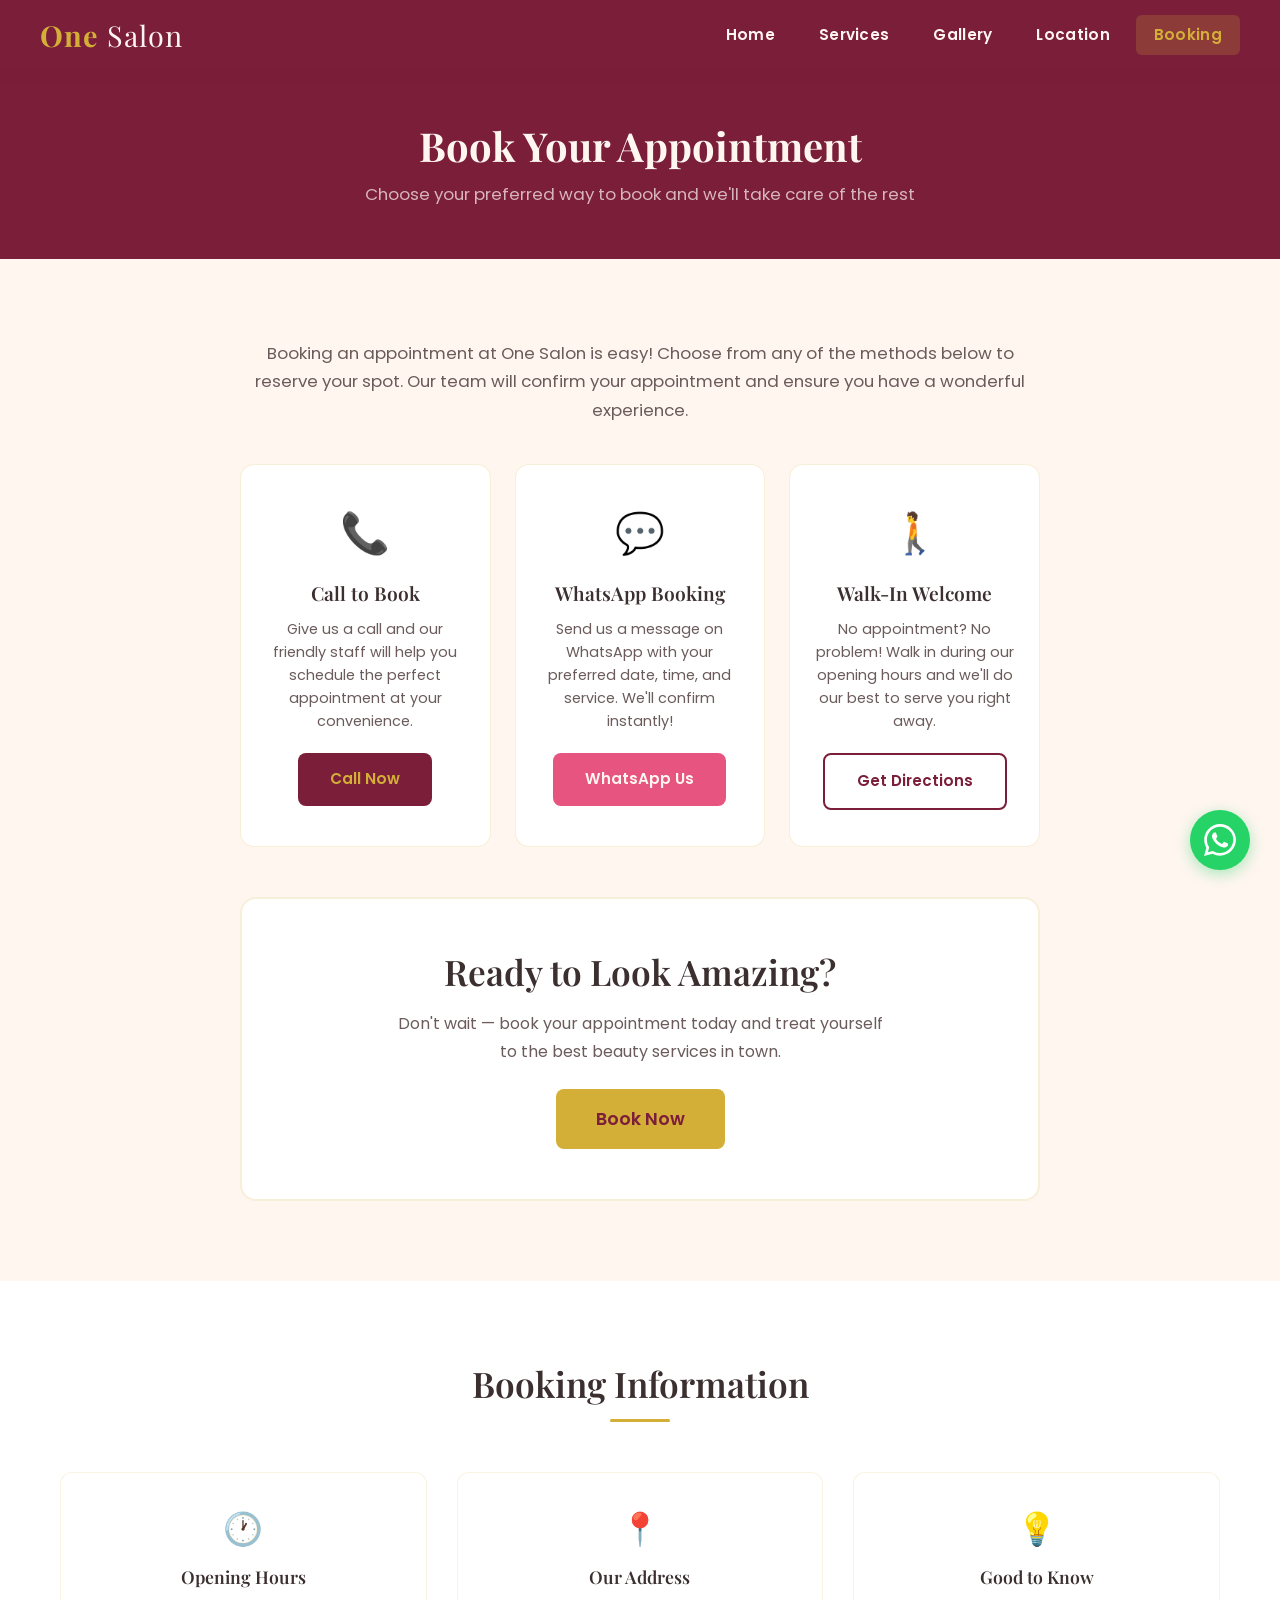
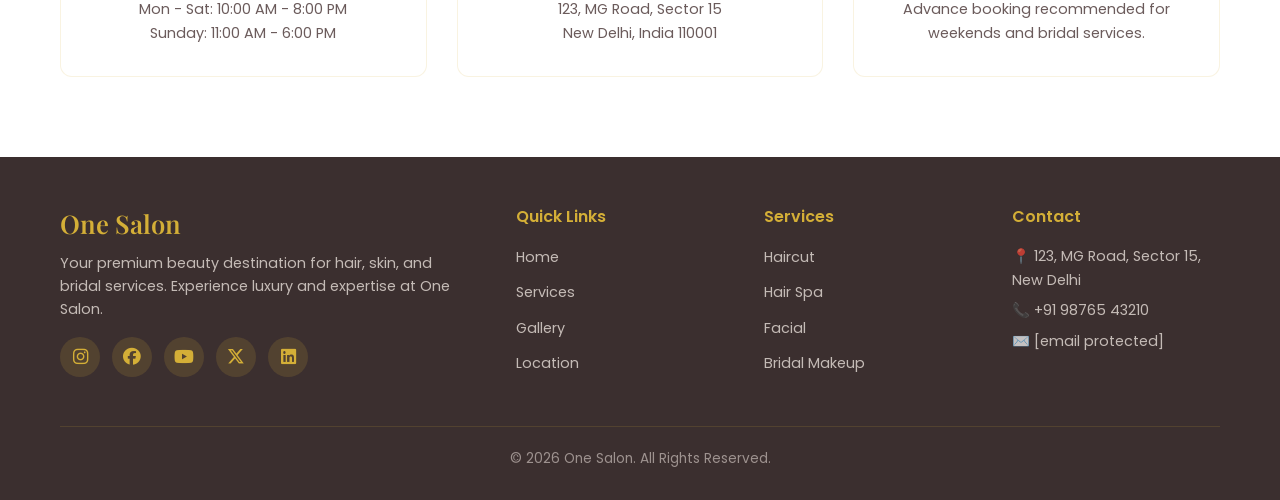
<file: booking.html>
<!DOCTYPE html>
<html lang="en">
<head>
    <meta charset="UTF-8">
    <meta name="viewport" content="width=device-width, initial-scale=1.0">
    <link rel="icon" href="https://onesite.co.in/assets/favicon.png" type="image/x-icon">
    <title>Book Appointment | One Salon</title>
    <link rel="stylesheet" href="css/style.css">
    <link rel="stylesheet" href="css/navbar.css">
    <link rel="stylesheet" href="css/animations.css">
    <link rel="stylesheet" href="https://cdnjs.cloudflare.com/ajax/libs/font-awesome/6.5.1/css/all.min.css">
</head>
<body>

    <!-- ===== NAVBAR ===== -->
    <div class="navbar">
        <a href="index.html" class="navbar-logo">One <span>Salon</span></a>
        <ul class="nav-links">
            <li><a href="index.html">Home</a></li>
            <li><a href="services.html">Services</a></li>
            <li><a href="gallery.html">Gallery</a></li>
            <li><a href="location.html">Location</a></li>
            <li><a href="booking.html" class="active">Booking</a></li>
        </ul>
        <button class="hamburger" aria-label="Toggle menu">
            <span></span>
            <span></span>
            <span></span>
        </button>
    </div>

    <!-- Mobile Menu -->
    <div class="mobile-menu">
        <ul>
            <li><a href="index.html">Home</a></li>
            <li><a href="services.html">Services</a></li>
            <li><a href="gallery.html">Gallery</a></li>
            <li><a href="location.html">Location</a></li>
            <li><a href="booking.html" class="active">Booking</a></li>
        </ul>
    </div>

    <!-- ===== PAGE HEADER ===== -->
    <div class="page-header">
        <h1>Book Your Appointment</h1>
        <p>Choose your preferred way to book and we'll take care of the rest</p>
    </div>

    <!-- ===== BOOKING SECTION ===== -->
    <section class="section">
        <div class="container">
            <div class="booking-content">
                <p class="slide-up">Booking an appointment at One Salon is easy! Choose from any of the methods below to reserve your spot. Our team will confirm your appointment and ensure you have a wonderful experience.</p>

                <div class="booking-methods">

                    <!-- Phone Booking -->
                    <div class="booking-card slide-up">
                        <div class="booking-icon">📞</div>
                        <h3>Call to Book</h3>
                        <p>Give us a call and our friendly staff will help you schedule the perfect appointment at your convenience.</p>
                        <a href="#" class="btn btn-primary">Call Now</a>
                    </div>

                    <!-- WhatsApp Booking -->
                    <div class="booking-card slide-up">
                        <div class="booking-icon">💬</div>
                        <h3>WhatsApp Booking</h3>
                        <p>Send us a message on WhatsApp with your preferred date, time, and service. We'll confirm instantly!</p>
                        <a href="#" class="btn btn-accent">WhatsApp Us</a>
                    </div>

                    <!-- Walk-in -->
                    <div class="booking-card slide-up">
                        <div class="booking-icon">🚶</div>
                        <h3>Walk-In Welcome</h3>
                        <p>No appointment? No problem! Walk in during our opening hours and we'll do our best to serve you right away.</p>
                        <a href="location.html" class="btn btn-outline">Get Directions</a>
                    </div>

                </div>

                <!-- Booking CTA -->
                <div class="booking-cta slide-up">
                    <h2>Ready to Look Amazing?</h2>
                    <p>Don't wait — book your appointment today and treat yourself to the best beauty services in town.</p>
                    <a href="#" class="btn btn-secondary" style="font-size: 1.1rem; padding: 16px 40px;">Book Now</a>
                </div>

            </div>
        </div>
    </section>

    <!-- ===== INFO SECTION ===== -->
    <section class="section" style="background-color: #ffffff;">
        <div class="container">
            <div class="section-header slide-up">
                <h2>Booking Information</h2>
                <div class="divider"></div>
            </div>
            <div class="contact-grid">
                <div class="contact-item slide-up">
                    <div class="contact-icon">🕐</div>
                    <h3>Opening Hours</h3>
                    <p>Mon - Sat: 10:00 AM - 8:00 PM<br>Sunday: 11:00 AM - 6:00 PM</p>
                </div>
                <div class="contact-item slide-up">
                    <div class="contact-icon">📍</div>
                    <h3>Our Address</h3>
                    <p>123, MG Road, Sector 15<br>New Delhi, India 110001</p>
                </div>
                <div class="contact-item slide-up">
                    <div class="contact-icon">💡</div>
                    <h3>Good to Know</h3>
                    <p>Advance booking recommended for weekends and bridal services.</p>
                </div>
            </div>
        </div>
    </section>

    <!-- ===== FOOTER ===== -->
    <footer class="footer">
        <div class="container">
            <div class="footer-grid">
                <div class="footer-brand">
                    <h3>One Salon</h3>
                    <p>Your premium beauty destination for hair, skin, and bridal services. Experience luxury and expertise at One Salon.</p>
                    <div class="social-links">
    <a href="#" target="_blank"><i class="fa-brands fa-instagram"></i></a>
    <a href="#" target="_blank" aria-label="Facebook Page"><i class="fa-brands fa-facebook"></i></a>
    <a href="#" target="_blank" aria-label="YouTube"><i class="fa-brands fa-youtube"></i></a>
    <a href="#" target="_blank" aria-label="X (Twitter)"><i class="fa-brands fa-x-twitter"></i></a>
    <a href="#" target="_blank" aria-label="LinkedIn"><i class="fa-brands fa-linkedin"></i></a></div>
                </div>
                <div class="footer-col">
                    <h4>Quick Links</h4>
                    <ul>
                        <li><a href="index.html">Home</a></li>
                        <li><a href="services.html">Services</a></li>
                        <li><a href="gallery.html">Gallery</a></li>
                        <li><a href="location.html">Location</a></li>
                    </ul>
                </div>
                <div class="footer-col">
                    <h4>Services</h4>
                    <ul>
                        <li><a href="services.html">Haircut</a></li>
                        <li><a href="services.html">Hair Spa</a></li>
                        <li><a href="services.html">Facial</a></li>
                        <li><a href="services.html">Bridal Makeup</a></li>
                    </ul>
                </div>
                <div class="footer-col">
                    <h4>Contact</h4>
                    <p>📍 123, MG Road, Sector 15, New Delhi</p>
                    <p>📞 +91 98765 43210</p>
                    <p>✉️ <a href="/cdn-cgi/l/email-protection" class="__cf_email__" data-cfemail="1e767b7272715e71707b6d7f727170307770">[email&#160;protected]</a></p>
                </div>
            </div>
            <div class="footer-bottom">
                <p>&copy; 2026 One Salon. All Rights Reserved.</p>
            </div>
        </div>
    </footer>

    <!-- ===== WHATSAPP FLOATING BUTTON ===== -->
    <a href="#" class="whatsapp-float" aria-label="Chat on WhatsApp">
        <svg xmlns="http://www.w3.org/2000/svg" viewBox="0 0 24 24">
            <path d="M17.472 14.382c-.297-.149-1.758-.867-2.03-.967-.273-.099-.471-.148-.67.15-.197.297-.767.966-.94 1.164-.173.199-.347.223-.644.075-.297-.15-1.255-.463-2.39-1.475-.883-.788-1.48-1.761-1.653-2.059-.173-.297-.018-.458.13-.606.134-.133.298-.347.446-.52.149-.174.198-.298.298-.497.099-.198.05-.371-.025-.52-.075-.149-.669-1.612-.916-2.207-.242-.579-.487-.5-.669-.51-.173-.008-.371-.01-.57-.01-.198 0-.52.074-.792.372-.272.297-1.04 1.016-1.04 2.479 0 1.462 1.065 2.875 1.213 3.074.149.198 2.096 3.2 5.077 4.487.709.306 1.262.489 1.694.625.712.227 1.36.195 1.871.118.571-.085 1.758-.719 2.006-1.413.248-.694.248-1.289.173-1.413-.074-.124-.272-.198-.57-.347m-5.421 7.403h-.004a9.87 9.87 0 01-5.031-1.378l-.361-.214-3.741.982.998-3.648-.235-.374a9.86 9.86 0 01-1.51-5.26c.001-5.45 4.436-9.884 9.888-9.884 2.64 0 5.122 1.03 6.988 2.898a9.825 9.825 0 012.893 6.994c-.003 5.45-4.437 9.884-9.885 9.884m8.413-18.297A11.815 11.815 0 0012.05 0C5.495 0 .16 5.335.157 11.892c0 2.096.547 4.142 1.588 5.945L.057 24l6.305-1.654a11.882 11.882 0 005.683 1.448h.005c6.554 0 11.89-5.335 11.893-11.893a11.821 11.821 0 00-3.48-8.413z"/>
        </svg>
    </a>

    </script><script src="js/menu.js"></script>
    <script src="js/whatsapp.js"></script>
</body>
</html>
</file>
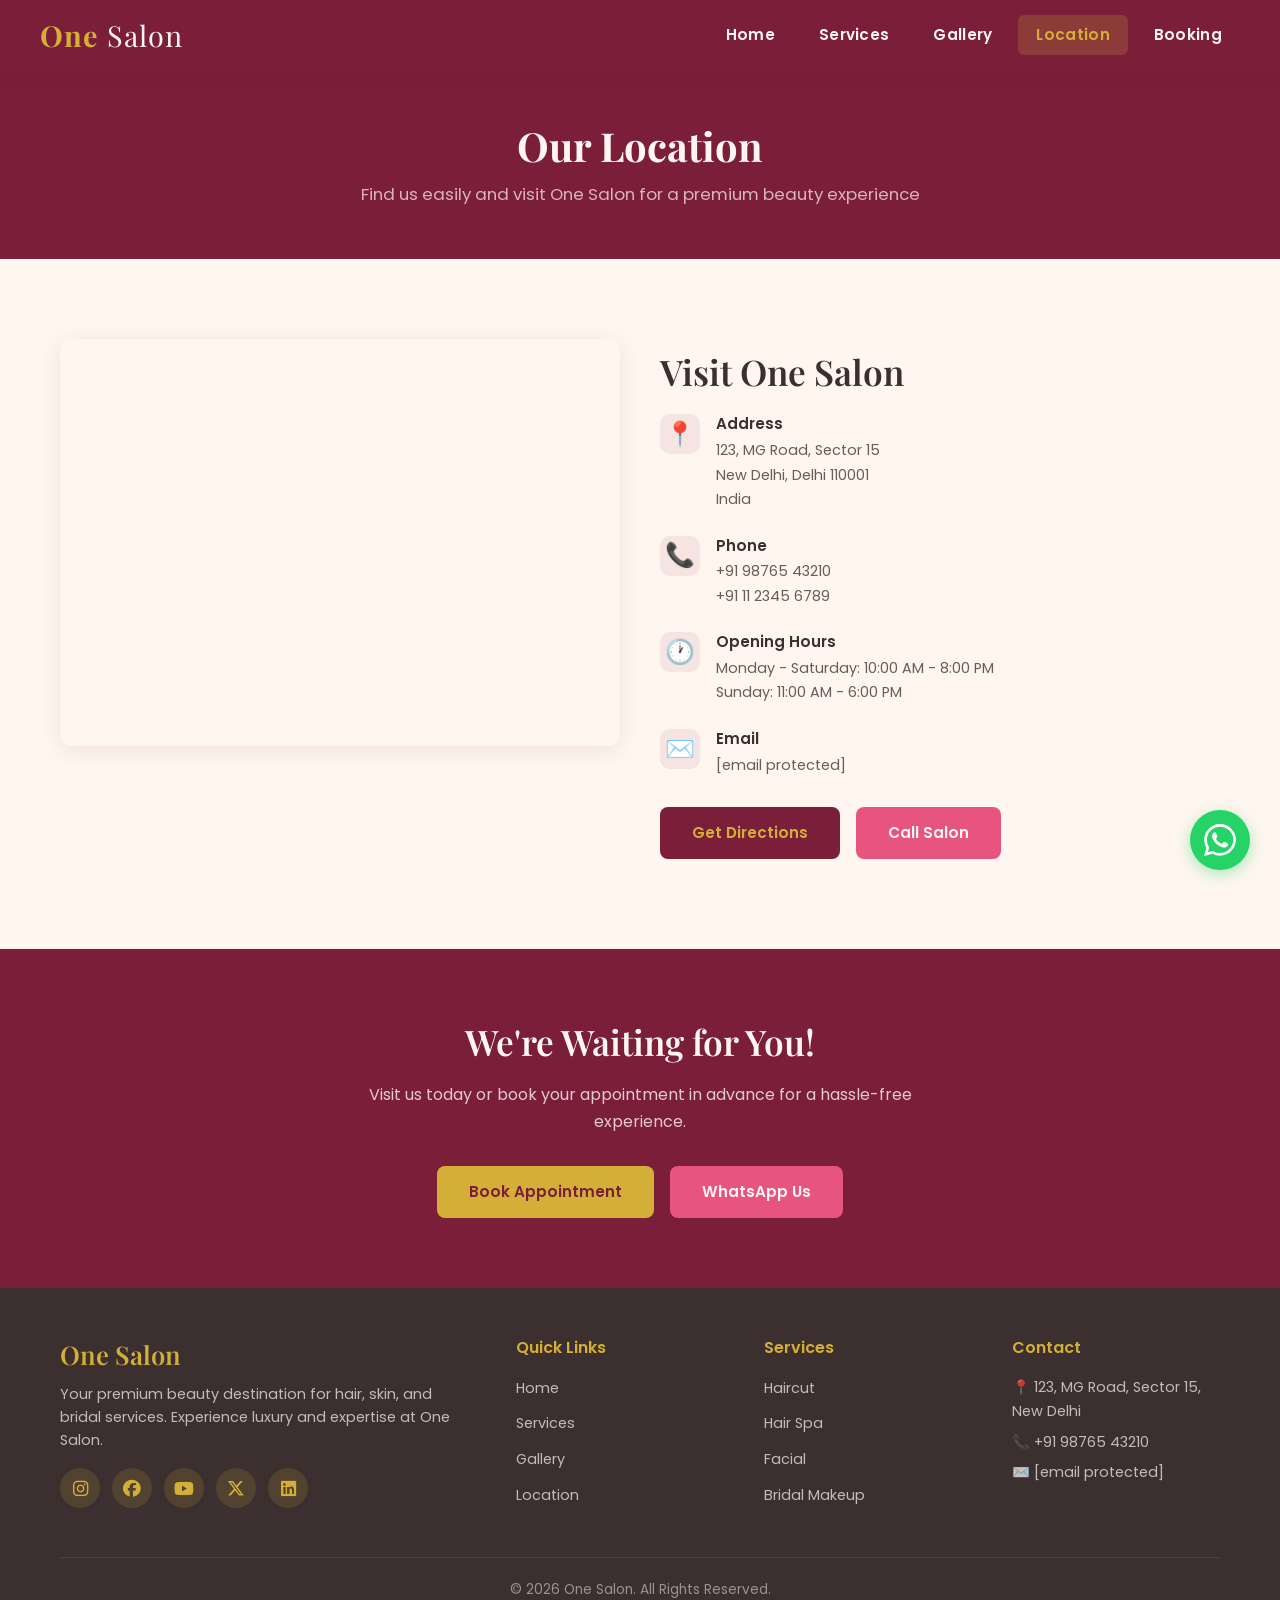
<file: location.html>
<!DOCTYPE html>
<html lang="en">
<head>
    <meta charset="UTF-8">
    <meta name="viewport" content="width=device-width, initial-scale=1.0">
    <link rel="icon" href="https://onesite.co.in/assets/favicon.png" type="image/x-icon">
    <title>Location | One Salon</title>
    <link rel="stylesheet" href="css/style.css">
    <link rel="stylesheet" href="css/navbar.css">
    <link rel="stylesheet" href="css/animations.css">
    <link rel="stylesheet" href="https://cdnjs.cloudflare.com/ajax/libs/font-awesome/6.5.1/css/all.min.css">
</head>
<body>

    <!-- ===== NAVBAR ===== -->
    <div class="navbar">
        <a href="index.html" class="navbar-logo">One <span>Salon</span></a>
        <ul class="nav-links">
            <li><a href="index.html">Home</a></li>
            <li><a href="services.html">Services</a></li>
            <li><a href="gallery.html">Gallery</a></li>
            <li><a href="location.html" class="active">Location</a></li>
            <li><a href="booking.html">Booking</a></li>
        </ul>
        <button class="hamburger" aria-label="Toggle menu">
            <span></span>
            <span></span>
            <span></span>
        </button>
    </div>

    <!-- Mobile Menu -->
    <div class="mobile-menu">
        <ul>
            <li><a href="index.html">Home</a></li>
            <li><a href="services.html">Services</a></li>
            <li><a href="gallery.html">Gallery</a></li>
            <li><a href="location.html" class="active">Location</a></li>
            <li><a href="booking.html">Booking</a></li>
        </ul>
    </div>

    <!-- ===== PAGE HEADER ===== -->
    <div class="page-header">
        <h1>Our Location</h1>
        <p>Find us easily and visit One Salon for a premium beauty experience</p>
    </div>

    <!-- ===== LOCATION SECTION ===== -->
    <section class="section">
        <div class="container">
            <div class="location-grid">

                <!-- Map -->
                <div class="map-container slide-up">
                    <iframe
                        src="https://www.google.com/maps/embed?pb=!1m18!1m12!1m3!1d3502.0!2d77.2090!3d28.6139!2m3!1f0!2f0!3f0!3m2!1i1024!2i768!4f13.1!3m3!1m2!1s0x390cfd5b347eb62d%3A0x52c2b7494e204dce!2sNew%20Delhi%2C%20Delhi%2C%20India!5e0!3m2!1sen!2sin!4v1700000000000!5m2!1sen!2sin"
                        allowfullscreen=""
                        loading="lazy"
                        referrerpolicy="no-referrer-when-downgrade">
                    </iframe>
                </div>

                <!-- Location Info -->
                <div class="location-info slide-up">
                    <h2>Visit One Salon</h2>

                    <div class="info-item">
                        <div class="info-icon">📍</div>
                        <div>
                            <h4>Address</h4>
                            <p>123, MG Road, Sector 15<br>New Delhi, Delhi 110001<br>India</p>
                        </div>
                    </div>

                    <div class="info-item">
                        <div class="info-icon">📞</div>
                        <div>
                            <h4>Phone</h4>
                            <p>+91 98765 43210<br>+91 11 2345 6789</p>
                        </div>
                    </div>

                    <div class="info-item">
                        <div class="info-icon">🕐</div>
                        <div>
                            <h4>Opening Hours</h4>
                            <p>Monday - Saturday: 10:00 AM - 8:00 PM<br>Sunday: 11:00 AM - 6:00 PM</p>
                        </div>
                    </div>

                    <div class="info-item">
                        <div class="info-icon">✉️</div>
                        <div>
                            <h4>Email</h4>
                            <p><a href="/cdn-cgi/l/email-protection" class="__cf_email__" data-cfemail="721a171e1e1d321d1c1701131e1d1c5c1b1c">[email&#160;protected]</a></p>
                        </div>
                    </div>

                    <div class="location-buttons">
                        <a href="#" class="btn btn-primary">Get Directions</a>
                        <a href="#" class="btn btn-accent">Call Salon</a>
                    </div>
                </div>

            </div>
        </div>
    </section>

    <!-- ===== CTA SECTION ===== -->
    <section class="cta-section">
        <div class="container slide-up">
            <h2>We're Waiting for You!</h2>
            <p>Visit us today or book your appointment in advance for a hassle-free experience.</p>
            <div class="cta-buttons">
                <a href="booking.html" class="btn btn-secondary">Book Appointment</a>
                <a href="#" class="btn btn-accent">WhatsApp Us</a>
            </div>
        </div>
    </section>

    <!-- ===== FOOTER ===== -->
    <footer class="footer">
        <div class="container">
            <div class="footer-grid">
                <div class="footer-brand">
                    <h3>One Salon</h3>
                    <p>Your premium beauty destination for hair, skin, and bridal services. Experience luxury and expertise at One Salon.</p>
                    <div class="social-links">
    <a href="#" target="_blank"><i class="fa-brands fa-instagram"></i></a>
    <a href="#" target="_blank" aria-label="Facebook Page"><i class="fa-brands fa-facebook"></i></a>
    <a href="#" target="_blank" aria-label="YouTube"><i class="fa-brands fa-youtube"></i></a>
    <a href="#" target="_blank" aria-label="X (Twitter)"><i class="fa-brands fa-x-twitter"></i></a>
    <a href="#" target="_blank" aria-label="LinkedIn"><i class="fa-brands fa-linkedin"></i></a></div>
                    
                </div>
                <div class="footer-col">
                    <h4>Quick Links</h4>
                    <ul>
                        <li><a href="index.html">Home</a></li>
                        <li><a href="services.html">Services</a></li>
                        <li><a href="gallery.html">Gallery</a></li>
                        <li><a href="location.html">Location</a></li>
                    </ul>
                </div>
                <div class="footer-col">
                    <h4>Services</h4>
                    <ul>
                        <li><a href="services.html">Haircut</a></li>
                        <li><a href="services.html">Hair Spa</a></li>
                        <li><a href="services.html">Facial</a></li>
                        <li><a href="services.html">Bridal Makeup</a></li>
                    </ul>
                </div>
                <div class="footer-col">
                    <h4>Contact</h4>
                    <p>📍 123, MG Road, Sector 15, New Delhi</p>
                    <p>📞 +91 98765 43210</p>
                    <p>✉️ <a href="/cdn-cgi/l/email-protection" class="__cf_email__" data-cfemail="c9a1aca5a5a689a6a7acbaa8a5a6a7e7a0a7">[email&#160;protected]</a></p>
                </div>
            </div>
            <div class="footer-bottom">
                <p>&copy; 2026 One Salon. All Rights Reserved.</p>
            </div>
        </div>
    </footer>

    <!-- ===== WHATSAPP FLOATING BUTTON ===== -->
    <a href="#" class="whatsapp-float" aria-label="Chat on WhatsApp">
        <svg xmlns="http://www.w3.org/2000/svg" viewBox="0 0 24 24">
            <path d="M17.472 14.382c-.297-.149-1.758-.867-2.03-.967-.273-.099-.471-.148-.67.15-.197.297-.767.966-.94 1.164-.173.199-.347.223-.644.075-.297-.15-1.255-.463-2.39-1.475-.883-.788-1.48-1.761-1.653-2.059-.173-.297-.018-.458.13-.606.134-.133.298-.347.446-.52.149-.174.198-.298.298-.497.099-.198.05-.371-.025-.52-.075-.149-.669-1.612-.916-2.207-.242-.579-.487-.5-.669-.51-.173-.008-.371-.01-.57-.01-.198 0-.52.074-.792.372-.272.297-1.04 1.016-1.04 2.479 0 1.462 1.065 2.875 1.213 3.074.149.198 2.096 3.2 5.077 4.487.709.306 1.262.489 1.694.625.712.227 1.36.195 1.871.118.571-.085 1.758-.719 2.006-1.413.248-.694.248-1.289.173-1.413-.074-.124-.272-.198-.57-.347m-5.421 7.403h-.004a9.87 9.87 0 01-5.031-1.378l-.361-.214-3.741.982.998-3.648-.235-.374a9.86 9.86 0 01-1.51-5.26c.001-5.45 4.436-9.884 9.888-9.884 2.64 0 5.122 1.03 6.988 2.898a9.825 9.825 0 012.893 6.994c-.003 5.45-4.437 9.884-9.885 9.884m8.413-18.297A11.815 11.815 0 0012.05 0C5.495 0 .16 5.335.157 11.892c0 2.096.547 4.142 1.588 5.945L.057 24l6.305-1.654a11.882 11.882 0 005.683 1.448h.005c6.554 0 11.89-5.335 11.893-11.893a11.821 11.821 0 00-3.48-8.413z"/>
        </svg>
    </a>

    </script><script src="js/menu.js"></script>
    <script src="js/whatsapp.js"></script>
</body>
</html>
</file>
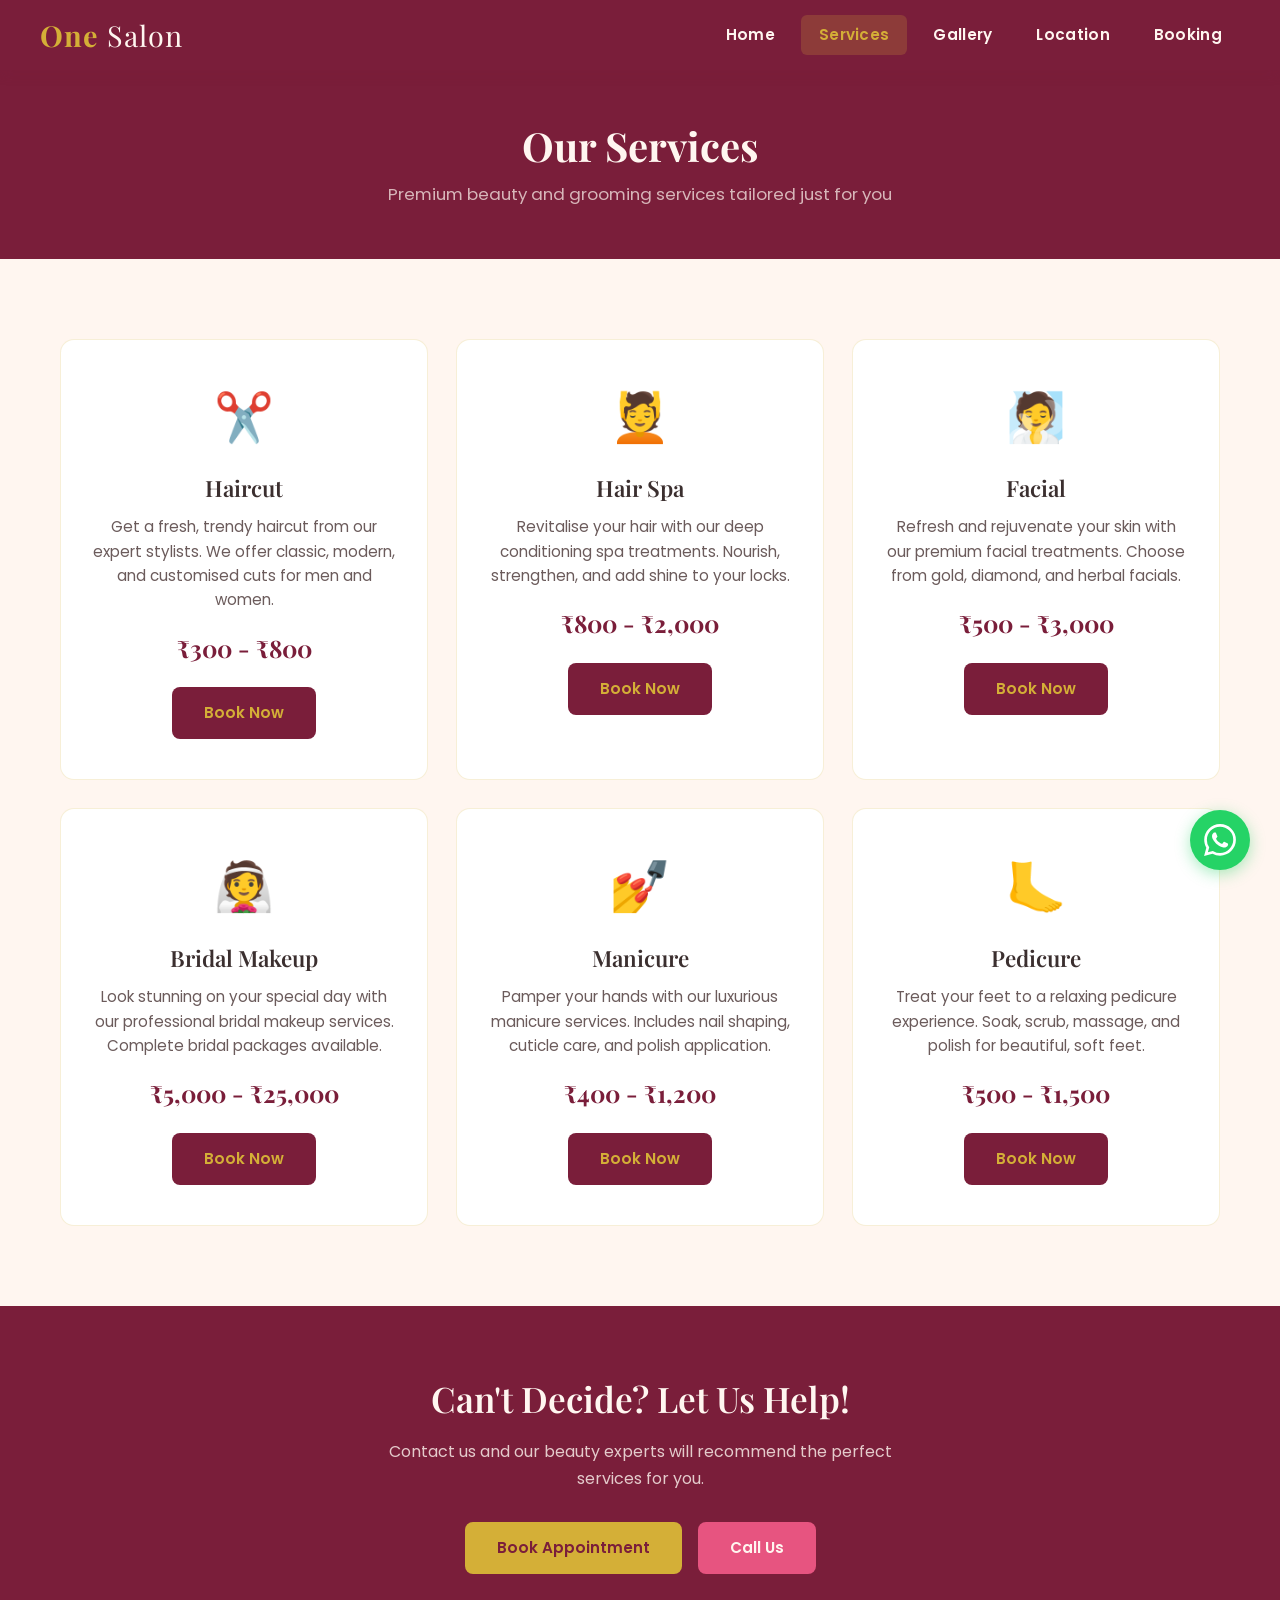
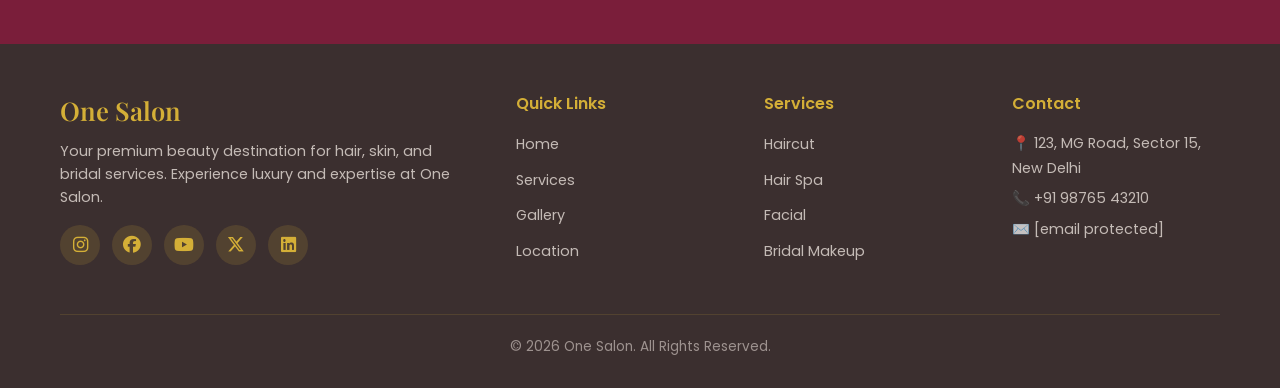
<file: services.html>
<!DOCTYPE html>
<html lang="en">
<head>
    <meta charset="UTF-8">
    <meta name="viewport" content="width=device-width, initial-scale=1.0">
    <link rel="icon" href="https://onesite.co.in/assets/favicon.png" type="image/x-icon">
    <title>Services | One Salon</title>
    <link rel="stylesheet" href="css/style.css">
    <link rel="stylesheet" href="css/navbar.css">
    <link rel="stylesheet" href="css/animations.css">
    <link rel="stylesheet" href="https://cdnjs.cloudflare.com/ajax/libs/font-awesome/6.5.1/css/all.min.css">
</head>
<body>

    <!-- ===== NAVBAR ===== -->
    <div class="navbar">
        <a href="index.html" class="navbar-logo">One <span>Salon</span></a>
        <ul class="nav-links">
            <li><a href="index.html">Home</a></li>
            <li><a href="services.html" class="active">Services</a></li>
            <li><a href="gallery.html">Gallery</a></li>
            <li><a href="location.html">Location</a></li>
            <li><a href="booking.html">Booking</a></li>
        </ul>
        <button class="hamburger" aria-label="Toggle menu">
            <span></span>
            <span></span>
            <span></span>
        </button>
    </div>

    <!-- Mobile Menu -->
    <div class="mobile-menu">
        <ul>
            <li><a href="index.html">Home</a></li>
            <li><a href="services.html" class="active">Services</a></li>
            <li><a href="gallery.html">Gallery</a></li>
            <li><a href="location.html">Location</a></li>
            <li><a href="booking.html">Booking</a></li>
        </ul>
    </div>

    <!-- ===== PAGE HEADER ===== -->
    <div class="page-header">
        <h1>Our Services</h1>
        <p>Premium beauty and grooming services tailored just for you</p>
    </div>

    <!-- ===== SERVICES SECTION ===== -->
    <section class="section">
        <div class="container">
            <div class="services-full-grid">

                <!-- Haircut -->
                <div class="service-full-card slide-up">
                    <div class="service-icon">✂️</div>
                    <h3>Haircut</h3>
                    <p>Get a fresh, trendy haircut from our expert stylists. We offer classic, modern, and customised cuts for men and women.</p>
                    <div class="price">₹300 - ₹800</div>
                    <a href="booking.html" class="btn btn-primary">Book Now</a>
                </div>

                <!-- Hair Spa -->
                <div class="service-full-card slide-up">
                    <div class="service-icon">💆</div>
                    <h3>Hair Spa</h3>
                    <p>Revitalise your hair with our deep conditioning spa treatments. Nourish, strengthen, and add shine to your locks.</p>
                    <div class="price">₹800 - ₹2,000</div>
                    <a href="booking.html" class="btn btn-primary">Book Now</a>
                </div>

                <!-- Facial -->
                <div class="service-full-card slide-up">
                    <div class="service-icon">🧖</div>
                    <h3>Facial</h3>
                    <p>Refresh and rejuvenate your skin with our premium facial treatments. Choose from gold, diamond, and herbal facials.</p>
                    <div class="price">₹500 - ₹3,000</div>
                    <a href="booking.html" class="btn btn-primary">Book Now</a>
                </div>

                <!-- Bridal Makeup -->
                <div class="service-full-card slide-up">
                    <div class="service-icon">👰</div>
                    <h3>Bridal Makeup</h3>
                    <p>Look stunning on your special day with our professional bridal makeup services. Complete bridal packages available.</p>
                    <div class="price">₹5,000 - ₹25,000</div>
                    <a href="booking.html" class="btn btn-primary">Book Now</a>
                </div>

                <!-- Manicure -->
                <div class="service-full-card slide-up">
                    <div class="service-icon">💅</div>
                    <h3>Manicure</h3>
                    <p>Pamper your hands with our luxurious manicure services. Includes nail shaping, cuticle care, and polish application.</p>
                    <div class="price">₹400 - ₹1,200</div>
                    <a href="booking.html" class="btn btn-primary">Book Now</a>
                </div>

                <!-- Pedicure -->
                <div class="service-full-card slide-up">
                    <div class="service-icon">🦶</div>
                    <h3>Pedicure</h3>
                    <p>Treat your feet to a relaxing pedicure experience. Soak, scrub, massage, and polish for beautiful, soft feet.</p>
                    <div class="price">₹500 - ₹1,500</div>
                    <a href="booking.html" class="btn btn-primary">Book Now</a>
                </div>

            </div>
        </div>
    </section>

    <!-- ===== CTA SECTION ===== -->
    <section class="cta-section">
        <div class="container slide-up">
            <h2>Can't Decide? Let Us Help!</h2>
            <p>Contact us and our beauty experts will recommend the perfect services for you.</p>
            <div class="cta-buttons">
                <a href="booking.html" class="btn btn-secondary">Book Appointment</a>
                <a href="#" class="btn btn-accent">Call Us</a>
            </div>
        </div>
    </section>

    <!-- ===== FOOTER ===== -->
    <footer class="footer">
        <div class="container">
            <div class="footer-grid">
                <div class="footer-brand">
                    <h3>One Salon</h3>
                    <p>Your premium beauty destination for hair, skin, and bridal services. Experience luxury and expertise at One Salon.</p>
                    <div class="social-links">
    <a href="#" target="_blank"><i class="fa-brands fa-instagram"></i></a>
    <a href="#" target="_blank" aria-label="Facebook Page"><i class="fa-brands fa-facebook"></i></a>
    <a href="#" target="_blank" aria-label="YouTube"><i class="fa-brands fa-youtube"></i></a>
    <a href="#" target="_blank" aria-label="X (Twitter)"><i class="fa-brands fa-x-twitter"></i></a>
    <a href="#" target="_blank" aria-label="LinkedIn"><i class="fa-brands fa-linkedin"></i></a></div>
                    
                </div>
                <div class="footer-col">
                    <h4>Quick Links</h4>
                    <ul>
                        <li><a href="index.html">Home</a></li>
                        <li><a href="services.html">Services</a></li>
                        <li><a href="gallery.html">Gallery</a></li>
                        <li><a href="location.html">Location</a></li>
                    </ul>
                </div>
                <div class="footer-col">
                    <h4>Services</h4>
                    <ul>
                        <li><a href="services.html">Haircut</a></li>
                        <li><a href="services.html">Hair Spa</a></li>
                        <li><a href="services.html">Facial</a></li>
                        <li><a href="services.html">Bridal Makeup</a></li>
                    </ul>
                </div>
                <div class="footer-col">
                    <h4>Contact</h4>
                    <p>📍 123, MG Road, Sector 15, New Delhi</p>
                    <p>📞 +91 98765 43210</p>
                    <p>✉️ <a href="/cdn-cgi/l/email-protection" class="__cf_email__" data-cfemail="751d1019191a351a1b100614191a1b5b1c1b">[email&#160;protected]</a></p>
                </div>
            </div>
            <div class="footer-bottom">
                <p>&copy; 2026 One Salon. All Rights Reserved.</p>
            </div>
        </div>
    </footer>

    <!-- ===== WHATSAPP FLOATING BUTTON ===== -->
    <a href="#" class="whatsapp-float" aria-label="Chat on WhatsApp">
        <svg xmlns="http://www.w3.org/2000/svg" viewBox="0 0 24 24">
            <path d="M17.472 14.382c-.297-.149-1.758-.867-2.03-.967-.273-.099-.471-.148-.67.15-.197.297-.767.966-.94 1.164-.173.199-.347.223-.644.075-.297-.15-1.255-.463-2.39-1.475-.883-.788-1.48-1.761-1.653-2.059-.173-.297-.018-.458.13-.606.134-.133.298-.347.446-.52.149-.174.198-.298.298-.497.099-.198.05-.371-.025-.52-.075-.149-.669-1.612-.916-2.207-.242-.579-.487-.5-.669-.51-.173-.008-.371-.01-.57-.01-.198 0-.52.074-.792.372-.272.297-1.04 1.016-1.04 2.479 0 1.462 1.065 2.875 1.213 3.074.149.198 2.096 3.2 5.077 4.487.709.306 1.262.489 1.694.625.712.227 1.36.195 1.871.118.571-.085 1.758-.719 2.006-1.413.248-.694.248-1.289.173-1.413-.074-.124-.272-.198-.57-.347m-5.421 7.403h-.004a9.87 9.87 0 01-5.031-1.378l-.361-.214-3.741.982.998-3.648-.235-.374a9.86 9.86 0 01-1.51-5.26c.001-5.45 4.436-9.884 9.888-9.884 2.64 0 5.122 1.03 6.988 2.898a9.825 9.825 0 012.893 6.994c-.003 5.45-4.437 9.884-9.885 9.884m8.413-18.297A11.815 11.815 0 0012.05 0C5.495 0 .16 5.335.157 11.892c0 2.096.547 4.142 1.588 5.945L.057 24l6.305-1.654a11.882 11.882 0 005.683 1.448h.005c6.554 0 11.89-5.335 11.893-11.893a11.821 11.821 0 00-3.48-8.413z"/>
        </svg>
    </a>

    <script src="js/menu.js"></script>
    <script src="js/whatsapp.js"></script>
</body>
</html>
</file>
<file: css/style.css>
/* ===== GOOGLE FONTS ===== */
@import url('https://fonts.googleapis.com/css2?family=Playfair+Display:wght@400;600;700&family=Poppins:wght@300;400;600;700&display=swap');

/* ===== CSS RESET & BASE ===== */
*,
*::before,
*::after {
    margin: 0;
    padding: 0;
    box-sizing: border-box;
}

html {
    scroll-behavior: smooth;
}

body {
    font-family: 'Poppins', sans-serif;
    font-weight: 400;
    color: #3B2F2F;
    background-color: #FFF6F0;
    line-height: 1.6;
    overflow-x: hidden;
}

a {
    text-decoration: none;
    color: inherit;
}

img {
    max-width: 100%;
    height: auto;
    display: block;
}

/* ===== CONTAINER ===== */
.container {
    max-width: 1200px;
    margin: 0 auto;
    padding: 0 20px;
}

/* ===== TYPOGRAPHY ===== */
h1, h2, h3, h4 {
    font-family: 'Playfair Display', serif;
    color: #3B2F2F;
    line-height: 1.3;
}

h1 {
    font-size: 3rem;
    font-weight: 700;
}

h2 {
    font-size: 2.2rem;
    font-weight: 600;
}

h3 {
    font-size: 1.5rem;
    font-weight: 600;
}

p {
    font-size: 1rem;
    line-height: 1.7;
    color: #3B2F2F;
}

/* ===== BUTTONS ===== */
.btn {
    display: inline-block;
    padding: 14px 32px;
    border-radius: 8px;
    font-family: 'Poppins', sans-serif;
    font-size: 0.95rem;
    font-weight: 600;
    cursor: pointer;
    border: none;
    text-align: center;
    transition: box-shadow 0.35s ease, background-color 0.35s ease, color 0.35s ease;
}

.btn-primary {
    background-color: #7A1E3A;
    color: #D4AF37;
}

.btn-primary:hover {
    box-shadow: 0 0 20px rgba(212, 175, 55, 0.5), 0 0 40px rgba(212, 175, 55, 0.2);
}

.btn-secondary {
    background-color: #D4AF37;
    color: #7A1E3A;
}

.btn-secondary:hover {
    box-shadow: 0 0 20px rgba(212, 175, 55, 0.5), 0 0 40px rgba(212, 175, 55, 0.2);
}

.btn-accent {
    background-color: #E75480;
    color: #FFF6F0;
}

.btn-accent:hover {
    box-shadow: 0 0 20px rgba(231, 84, 128, 0.5), 0 0 40px rgba(231, 84, 128, 0.2);
}

.btn-outline {
    background-color: transparent;
    color: #7A1E3A;
    border: 2px solid #7A1E3A;
}

.btn-outline:hover {
    background-color: #7A1E3A;
    color: #D4AF37;
    box-shadow: 0 0 20px rgba(122, 30, 58, 0.3);
}

/* ===== SECTION STYLES ===== */
.section {
    padding: 80px 0;
}

.section-header {
    text-align: center;
    margin-bottom: 50px;
}

.section-header h2 {
    margin-bottom: 12px;
}

.section-header .divider {
    width: 60px;
    height: 3px;
    background-color: #D4AF37;
    margin: 0 auto 16px;
    border-radius: 2px;
}

.section-header p {
    max-width: 600px;
    margin: 0 auto;
    color: #6b5b5b;
}

/* ===== HERO SECTION ===== */
.hero {
    position: relative;
    min-height: 85vh;
    display: flex;
    align-items: center;
    justify-content: center;
    text-align: center;
    background-size: cover;
    background-position: center;
    background-repeat: no-repeat;
}

.hero-overlay {
    position: absolute;
    top: 0;
    left: 0;
    width: 100%;
    height: 100%;
    background: linear-gradient(
        to bottom,
        rgba(122, 30, 58, 0.75) 0%,
        rgba(59, 47, 47, 0.8) 100%
    );
}

.hero-content {
    position: relative;
    z-index: 1;
    padding: 40px 20px;
    max-width: 700px;
}

.hero-content h1 {
    color: #FFF6F0;
    font-size: 3.5rem;
    margin-bottom: 8px;
}

.hero-content h1 span {
    color: #D4AF37;
}

.hero-tagline {
    font-family: 'Poppins', sans-serif;
    color: #D4AF37;
    font-size: 1.15rem;
    font-weight: 400;
    letter-spacing: 3px;
    text-transform: uppercase;
    margin-bottom: 20px;
}

.hero-content p {
    color: rgba(255, 246, 240, 0.85);
    font-size: 1.1rem;
    margin-bottom: 30px;
    line-height: 1.7;
}

.hero-buttons {
    display: flex;
    gap: 16px;
    justify-content: center;
    flex-wrap: wrap;
}

/* ===== ABOUT SECTION ===== */
.about-grid {
    display: grid;
    grid-template-columns: 1fr 1fr;
    gap: 50px;
    align-items: center;
}

.about-image img {
    border-radius: 12px;
    width: 100%;
    height: 400px;
    object-fit: cover;
    box-shadow: 0 8px 30px rgba(122, 30, 58, 0.1);
}

.about-text h2 {
    margin-bottom: 16px;
}

.about-text .divider {
    width: 60px;
    height: 3px;
    background-color: #D4AF37;
    margin-bottom: 20px;
    border-radius: 2px;
}

.about-text p {
    margin-bottom: 16px;
    color: #6b5b5b;
}

/* ===== SERVICES PREVIEW ===== */
.services-grid {
    display: grid;
    grid-template-columns: repeat(3, 1fr);
    gap: 24px;
}

.service-card {
    background-color: #ffffff;
    border: 1px solid rgba(212, 175, 55, 0.2);
    border-radius: 12px;
    padding: 36px 28px;
    text-align: center;
    transition: box-shadow 0.35s ease, border-color 0.35s ease;
}

.service-card:hover {
    box-shadow: 0 8px 30px rgba(122, 30, 58, 0.12);
    border-color: #D4AF37;
}

.service-icon {
    font-size: 2.5rem;
    margin-bottom: 16px;
}

.service-card h3 {
    margin-bottom: 10px;
    font-size: 1.3rem;
}

.service-card p {
    color: #6b5b5b;
    font-size: 0.9rem;
    margin-bottom: 12px;
}

.service-price {
    font-family: 'Playfair Display', serif;
    font-size: 1.3rem;
    font-weight: 700;
    color: #7A1E3A;
}

/* ===== GALLERY PREVIEW ===== */
.gallery-grid {
    display: grid;
    grid-template-columns: repeat(3, 1fr);
    gap: 16px;
}

.gallery-item {
    border-radius: 10px;
    overflow: hidden;
    cursor: pointer;
    position: relative;
}

.gallery-item img {
    width: 100%;
    height: 280px;
    object-fit: cover;
    transition: filter 0.35s ease;
}

.gallery-item:hover img {
    filter: brightness(1.15);
}

/* ===== CTA SECTION ===== */
.cta-section {
    background-color: #7A1E3A;
    padding: 70px 0;
    text-align: center;
}

.cta-section h2 {
    color: #FFF6F0;
    margin-bottom: 16px;
}

.cta-section p {
    color: rgba(255, 246, 240, 0.8);
    max-width: 550px;
    margin: 0 auto 30px;
}

.cta-buttons {
    display: flex;
    gap: 16px;
    justify-content: center;
    flex-wrap: wrap;
}

/* ===== CONTACT PREVIEW ===== */
.contact-grid {
    display: grid;
    grid-template-columns: repeat(3, 1fr);
    gap: 30px;
    text-align: center;
}

.contact-item {
    padding: 30px 20px;
    background-color: #ffffff;
    border-radius: 12px;
    border: 1px solid rgba(212, 175, 55, 0.15);
    transition: box-shadow 0.35s ease;
}

.contact-item:hover {
    box-shadow: 0 6px 20px rgba(122, 30, 58, 0.1);
}

.contact-icon {
    font-size: 2rem;
    margin-bottom: 12px;
}

.contact-item h3 {
    font-size: 1.1rem;
    margin-bottom: 8px;
}

.contact-item p {
    color: #6b5b5b;
    font-size: 0.9rem;
}

/* ===== FOOTER ===== */
.footer {
    background-color: #3B2F2F;
    padding: 50px 0 30px;
    color: #FFF6F0;
}

.footer-grid {
    display: grid;
    grid-template-columns: 2fr 1fr 1fr 1fr;
    gap: 40px;
    margin-bottom: 40px;
}

.footer-brand h3 {
    font-family: 'Playfair Display', serif;
    color: #D4AF37;
    font-size: 1.6rem;
    margin-bottom: 12px;
}

.footer-brand p {
    color: rgba(255, 246, 240, 0.7);
    font-size: 0.9rem;
    line-height: 1.6;
}

.footer-col h4 {
    color: #D4AF37;
    font-family: 'Poppins', sans-serif;
    font-size: 1rem;
    font-weight: 600;
    margin-bottom: 16px;
}

.footer-col ul {
    list-style: none;
}

.footer-col ul li {
    margin-bottom: 10px;
}

.footer-col ul li a {
    color: rgba(255, 246, 240, 0.7);
    font-size: 0.9rem;
    transition: color 0.2s ease;
}

.footer-col ul li a:hover {
    color: #D4AF37;
}

.footer-col p {
    color: rgba(255, 246, 240, 0.7);
    font-size: 0.9rem;
    margin-bottom: 6px;
}

.social-links {
    display: flex;
    gap: 12px;
    margin-top: 16px;
}

.social-links a {
    display: flex;
    align-items: center;
    justify-content: center;
    width: 40px;
    height: 40px;
    border-radius: 50%;
    background-color: rgba(212, 175, 55, 0.15);
    color: #D4AF37;
    font-size: 1.1rem;
    transition: box-shadow 0.35s ease, background-color 0.35s ease;
}

.social-links a:hover {
    background-color: rgba(212, 175, 55, 0.3);
    box-shadow: 0 0 15px rgba(212, 175, 55, 0.3);
}

.footer-bottom {
    border-top: 1px solid rgba(212, 175, 55, 0.15);
    padding-top: 20px;
    text-align: center;
}

.footer-bottom p {
    color: rgba(255, 246, 240, 0.5);
    font-size: 0.85rem;
}

/* ===== WHATSAPP FLOATING BUTTON ===== */
.whatsapp-float {
    position: fixed;
    bottom: 30px;
    right: 30px;
    z-index: 999;
    width: 60px;
    height: 60px;
    border-radius: 50%;
    background-color: #25D366;
    display: flex;
    align-items: center;
    justify-content: center;
    box-shadow: 0 4px 15px rgba(37, 211, 102, 0.4);
    cursor: pointer;
    transition: box-shadow 0.35s ease;
}

.whatsapp-float:hover {
    box-shadow: 0 0 25px rgba(37, 211, 102, 0.7), 0 0 50px rgba(37, 211, 102, 0.3);
}

.whatsapp-float svg {
    width: 32px;
    height: 32px;
    fill: #ffffff;
}

/* ===== PAGE HEADER ===== */
.page-header {
    background-color: #7A1E3A;
    padding: 50px 0;
    text-align: center;
}

.page-header h1 {
    color: #FFF6F0;
    font-size: 2.5rem;
    margin-bottom: 8px;
}

.page-header p {
    color: rgba(255, 246, 240, 0.7);
    font-size: 1.05rem;
}

/* ===== SERVICES PAGE ===== */
.services-full-grid {
    display: grid;
    grid-template-columns: repeat(3, 1fr);
    gap: 28px;
}

.service-full-card {
    background-color: #ffffff;
    border: 1px solid rgba(212, 175, 55, 0.2);
    border-radius: 14px;
    padding: 40px 30px;
    text-align: center;
    transition: box-shadow 0.35s ease, border-color 0.35s ease;
}

.service-full-card:hover {
    box-shadow: 0 10px 35px rgba(122, 30, 58, 0.12);
    border-color: #D4AF37;
}

.service-full-card .service-icon {
    font-size: 3rem;
    margin-bottom: 18px;
}

.service-full-card h3 {
    font-size: 1.4rem;
    margin-bottom: 12px;
}

.service-full-card p {
    color: #6b5b5b;
    font-size: 0.95rem;
    margin-bottom: 16px;
    line-height: 1.6;
}

.service-full-card .price {
    font-family: 'Playfair Display', serif;
    font-size: 1.5rem;
    font-weight: 700;
    color: #7A1E3A;
    margin-bottom: 20px;
}

/* ===== GALLERY PAGE ===== */
.gallery-full-grid {
    display: grid;
    grid-template-columns: repeat(3, 1fr);
    gap: 20px;
}

.gallery-full-item {
    border-radius: 12px;
    overflow: hidden;
    cursor: pointer;
}

.gallery-full-item img {
    width: 100%;
    height: 320px;
    object-fit: cover;
    transition: filter 0.35s ease;
}

.gallery-full-item:hover img {
    filter: brightness(1.15);
}

/* Lightbox */
.lightbox {
    position: fixed;
    top: 0;
    left: 0;
    width: 100%;
    height: 100%;
    background-color: rgba(0, 0, 0, 0.9);
    display: flex;
    align-items: center;
    justify-content: center;
    z-index: 2000;
    opacity: 0;
    visibility: hidden;
    transition: opacity 0.35s ease, visibility 0.35s ease;
}

.lightbox.active {
    opacity: 1;
    visibility: visible;
}

.lightbox img {
    max-width: 90%;
    max-height: 85vh;
    border-radius: 10px;
    object-fit: contain;
}

.lightbox-close {
    position: absolute;
    top: 20px;
    right: 30px;
    font-size: 2.5rem;
    color: #FFF6F0;
    cursor: pointer;
    background: none;
    border: none;
    font-family: 'Poppins', sans-serif;
    transition: color 0.2s ease;
}

.lightbox-close:hover {
    color: #D4AF37;
}

/* ===== LOCATION PAGE ===== */
.location-grid {
    display: grid;
    grid-template-columns: 1fr 1fr;
    gap: 40px;
    align-items: start;
}

.map-container {
    border-radius: 12px;
    overflow: hidden;
    box-shadow: 0 4px 20px rgba(122, 30, 58, 0.1);
}

.map-container iframe {
    width: 100%;
    height: 400px;
    border: none;
}

.location-info {
    padding: 10px 0;
}

.location-info h2 {
    margin-bottom: 20px;
}

.info-item {
    display: flex;
    gap: 16px;
    margin-bottom: 24px;
    align-items: flex-start;
}

.info-icon {
    font-size: 1.5rem;
    min-width: 40px;
    height: 40px;
    display: flex;
    align-items: center;
    justify-content: center;
    background-color: rgba(122, 30, 58, 0.08);
    border-radius: 10px;
}

.info-item h4 {
    font-family: 'Poppins', sans-serif;
    font-size: 0.95rem;
    font-weight: 600;
    margin-bottom: 4px;
    color: #3B2F2F;
}

.info-item p {
    color: #6b5b5b;
    font-size: 0.9rem;
}

.location-buttons {
    display: flex;
    gap: 16px;
    margin-top: 30px;
    flex-wrap: wrap;
}

/* ===== BOOKING PAGE ===== */
.booking-content {
    max-width: 800px;
    margin: 0 auto;
    text-align: center;
}

.booking-content > p {
    color: #6b5b5b;
    margin-bottom: 40px;
    font-size: 1.05rem;
}

.booking-methods {
    display: grid;
    grid-template-columns: repeat(3, 1fr);
    gap: 24px;
    margin-bottom: 50px;
}

.booking-card {
    background-color: #ffffff;
    border: 1px solid rgba(212, 175, 55, 0.2);
    border-radius: 14px;
    padding: 36px 24px;
    text-align: center;
    transition: box-shadow 0.35s ease, border-color 0.35s ease;
}

.booking-card:hover {
    box-shadow: 0 8px 30px rgba(122, 30, 58, 0.12);
    border-color: #D4AF37;
}

.booking-card .booking-icon {
    font-size: 2.5rem;
    margin-bottom: 16px;
}

.booking-card h3 {
    font-size: 1.2rem;
    margin-bottom: 12px;
}

.booking-card p {
    color: #6b5b5b;
    font-size: 0.9rem;
    margin-bottom: 20px;
    line-height: 1.6;
}

.booking-cta {
    text-align: center;
    padding: 50px 0;
    background-color: #ffffff;
    border-radius: 16px;
    border: 2px solid rgba(212, 175, 55, 0.2);
}

.booking-cta h2 {
    margin-bottom: 16px;
}

.booking-cta p {
    color: #6b5b5b;
    margin-bottom: 24px;
    max-width: 500px;
    margin-left: auto;
    margin-right: auto;
}

/* ===== RESPONSIVE ===== */

@media (max-width: 992px) {
    h1 {
        font-size: 2.5rem;
    }

    .hero-content h1 {
        font-size: 2.8rem;
    }

    .about-grid {
        grid-template-columns: 1fr;
        gap: 30px;
    }

    .services-grid,
    .services-full-grid {
        grid-template-columns: repeat(2, 1fr);
    }

    .gallery-grid,
    .gallery-full-grid {
        grid-template-columns: repeat(2, 1fr);
    }

    .footer-grid {
        grid-template-columns: 1fr 1fr;
        gap: 30px;
    }

    .location-grid {
        grid-template-columns: 1fr;
    }

    .booking-methods {
        grid-template-columns: 1fr;
        max-width: 400px;
        margin-left: auto;
        margin-right: auto;
    }
}

@media (max-width: 600px) {
    h1 {
        font-size: 2rem;
    }

    h2 {
        font-size: 1.7rem;
    }

    .hero {
        min-height: 75vh;
    }

    .hero-content h1 {
        font-size: 2.2rem;
    }

    .hero-tagline {
        font-size: 0.9rem;
        letter-spacing: 2px;
    }

    .section {
        padding: 50px 0;
    }

    .services-grid,
    .services-full-grid {
        grid-template-columns: 1fr;
    }

    .gallery-grid,
    .gallery-full-grid {
        grid-template-columns: 1fr;
    }

    .gallery-item img,
    .gallery-full-item img {
        height: 240px;
    }

    .contact-grid {
        grid-template-columns: 1fr;
    }

    .footer-grid {
        grid-template-columns: 1fr;
        gap: 24px;
    }

    .btn {
        padding: 12px 24px;
        font-size: 0.9rem;
    }

    .page-header {
        padding: 35px 0;
    }

    .page-header h1 {
        font-size: 2rem;
    }

    .whatsapp-float {
        width: 52px;
        height: 52px;
        bottom: 20px;
        right: 20px;
    }

    .whatsapp-float svg {
        width: 28px;
        height: 28px;
    }
}
</file>
<file: css/navbar.css>
/* ===== NAVBAR STYLES ===== */

.navbar {
    display: flex;
    align-items: center;
    justify-content: space-between;
    padding: 0 40px;
    height: 70px;
    background-color: #7A1E3A;
    position: sticky;
    top: 0;
    z-index: 1000;
    box-shadow: 0 2px 12px rgba(122, 30, 58, 0.3);
}

.navbar-logo {
    font-family: 'Playfair Display', serif;
    font-size: 1.8rem;
    font-weight: 700;
    color: #D4AF37;
    text-decoration: none;
    letter-spacing: 1px;
}

.navbar-logo span {
    color: #FFF6F0;
    font-weight: 400;
}

.nav-links {
    display: flex;
    list-style: none;
    margin: 0;
    padding: 0;
    gap: 8px;
}

.nav-links li a {
    text-decoration: none;
    color: #FFF6F0;
    font-family: 'Poppins', sans-serif;
    font-size: 0.95rem;
    font-weight: 600;
    padding: 8px 18px;
    border-radius: 6px;
    display: block;
    letter-spacing: 0.3px;
}

.nav-links li a:hover {
    background-color: rgba(212, 175, 55, 0.15);
    color: #D4AF37;
}

.nav-links li a.active {
    background-color: rgba(212, 175, 55, 0.2);
    color: #D4AF37;
}

/* Hamburger Button */
.hamburger {
    display: none;
    background: none;
    border: 2px solid #D4AF37;
    border-radius: 6px;
    padding: 6px 10px;
    cursor: pointer;
    flex-direction: column;
    gap: 5px;
    align-items: center;
    justify-content: center;
}

.hamburger span {
    display: block;
    width: 24px;
    height: 2.5px;
    background-color: #D4AF37;
    border-radius: 2px;
}

/* Mobile Menu */
.mobile-menu {
    display: none;
    overflow: hidden;
    height: 0;
    background-color: #7A1E3A;
    transition: height 0.35s ease;
}

.mobile-menu.open {
    height: auto;
}

.mobile-menu ul {
    list-style: none;
    margin: 0;
    padding: 10px 0;
}

.mobile-menu ul li a {
    display: block;
    padding: 14px 40px;
    color: #FFF6F0;
    text-decoration: none;
    font-family: 'Poppins', sans-serif;
    font-size: 1rem;
    font-weight: 600;
    border-bottom: 1px solid rgba(212, 175, 55, 0.15);
}

.mobile-menu ul li a:hover {
    background-color: rgba(212, 175, 55, 0.1);
    color: #D4AF37;
}

.mobile-menu ul li a.active {
    color: #D4AF37;
}

/* ===== RESPONSIVE ===== */

@media (max-width: 768px) {
    .navbar {
        padding: 0 20px;
        height: 60px;
    }

    .nav-links {
        display: none;
    }

    .hamburger {
        display: flex;
    }

    .mobile-menu {
        display: block;
    }

    .navbar-logo {
        font-size: 1.5rem;
    }
}
</file>
<file: css/animations.css>
/* ===== ANIMATION STYLES ===== */
/* No CSS transform or translate used */

/* Fade In Animation */
.fade-in {
    opacity: 0;
    transition: opacity 0.5s ease;
}

.fade-in.visible {
    opacity: 1;
}

/* Button Hover Glow */
.btn-glow:hover {
    box-shadow: 0 0 20px rgba(212, 175, 55, 0.5), 0 0 40px rgba(212, 175, 55, 0.2);
}

.btn-accent-glow:hover {
    box-shadow: 0 0 20px rgba(231, 84, 128, 0.5), 0 0 40px rgba(231, 84, 128, 0.2);
}

/* Card Hover Effect */
.card-hover {
    transition: box-shadow 0.35s ease, border-color 0.35s ease;
}

.card-hover:hover {
    box-shadow: 0 8px 30px rgba(122, 30, 58, 0.15);
    border-color: #D4AF37;
}

/* Image Hover Brightness */
.img-hover {
    transition: filter 0.35s ease, opacity 0.35s ease;
}

.img-hover:hover {
    filter: brightness(1.1);
}

/* WhatsApp Button Glow */
.whatsapp-glow {
    transition: box-shadow 0.35s ease;
}

.whatsapp-glow:hover {
    box-shadow: 0 0 20px rgba(37, 211, 102, 0.6), 0 0 40px rgba(37, 211, 102, 0.3);
}

/* Section Slide Up (using opacity + margin) */
.slide-up {
    opacity: 0;
    margin-top: 30px;
    transition: opacity 0.5s ease, margin-top 0.5s ease;
}

.slide-up.visible {
    opacity: 1;
    margin-top: 0;
}

/* Letter Spacing Hover */
.letter-hover {
    transition: letter-spacing 0.2s ease, color 0.2s ease;
}

.letter-hover:hover {
    letter-spacing: 2px;
}

/* Lightbox Animations */
.lightbox {
    opacity: 0;
    visibility: hidden;
    transition: opacity 0.35s ease, visibility 0.35s ease;
}

.lightbox.active {
    opacity: 1;
    visibility: visible;
}

/* Pulse animation for WhatsApp */
@keyframes pulse-shadow {
    0% {
        box-shadow: 0 4px 15px rgba(37, 211, 102, 0.4);
    }
    50% {
        box-shadow: 0 4px 25px rgba(37, 211, 102, 0.7);
    }
    100% {
        box-shadow: 0 4px 15px rgba(37, 211, 102, 0.4);
    }
}

.whatsapp-pulse {
    animation: pulse-shadow 2s infinite ease-in-out;
}
</file>
